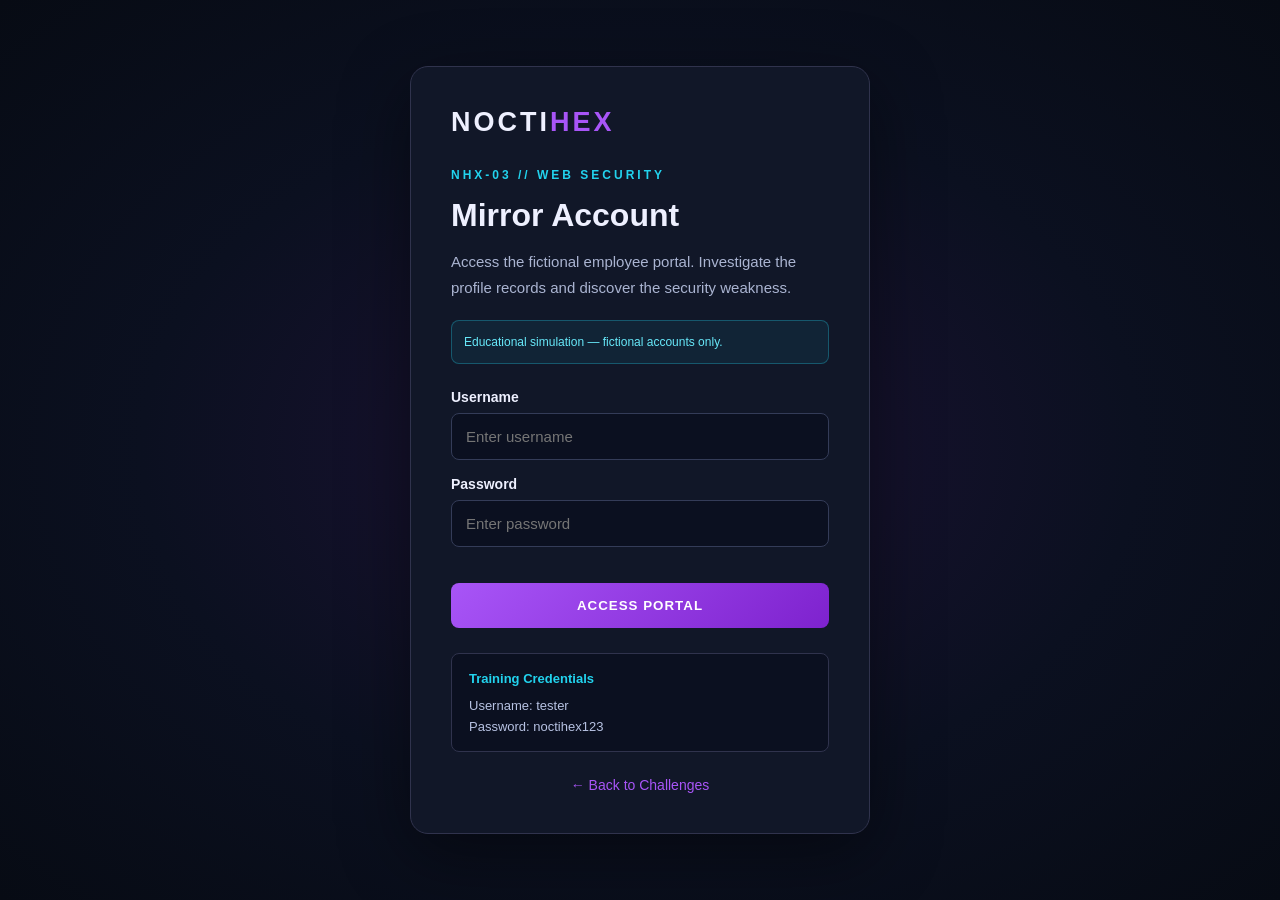
<file: demos/nhx03/index.html>
<!DOCTYPE html>
<html lang="en">
<head>
    <meta charset="UTF-8">
    <meta name="viewport" content="width=device-width, initial-scale=1.0">
    <title>NHX-03 | Mirror Account</title>
    <link rel="stylesheet" href="style.css">
</head>
<body>

    <main class="login-container">
        <div class="login-card">

            <div class="logo">NOCTI<span>HEX</span></div>

            <p class="eyebrow">NHX-03 // WEB SECURITY</p>

            <h1>Mirror Account</h1>

            <p class="description">
                Access the fictional employee portal.
                Investigate the profile records and
                discover the security weakness.
            </p>

            <div class="demo-notice">
                Educational simulation — fictional accounts only.
            </div>

            <form id="loginForm">
                <label for="username">Username</label>
                <input
                    type="text"
                    id="username"
                    placeholder="Enter username"
                    required
                >

                <label for="password">Password</label>
                <input
                    type="password"
                    id="password"
                    placeholder="Enter password"
                    required
                >

                <p id="errorMessage" class="error" role="alert"></p>

                <button type="submit">ACCESS PORTAL</button>
            </form>

            <div class="credentials">
                <strong>Training Credentials</strong>
                <p>Username: tester</p>
                <p>Password: noctihex123</p>
            </div>

            <a href="../../index.html#challenges" class="back-link">
                ← Back to Challenges
            </a>

        </div>
    </main>

    <script src="script.js"></script>
</body>
</html>
</file>
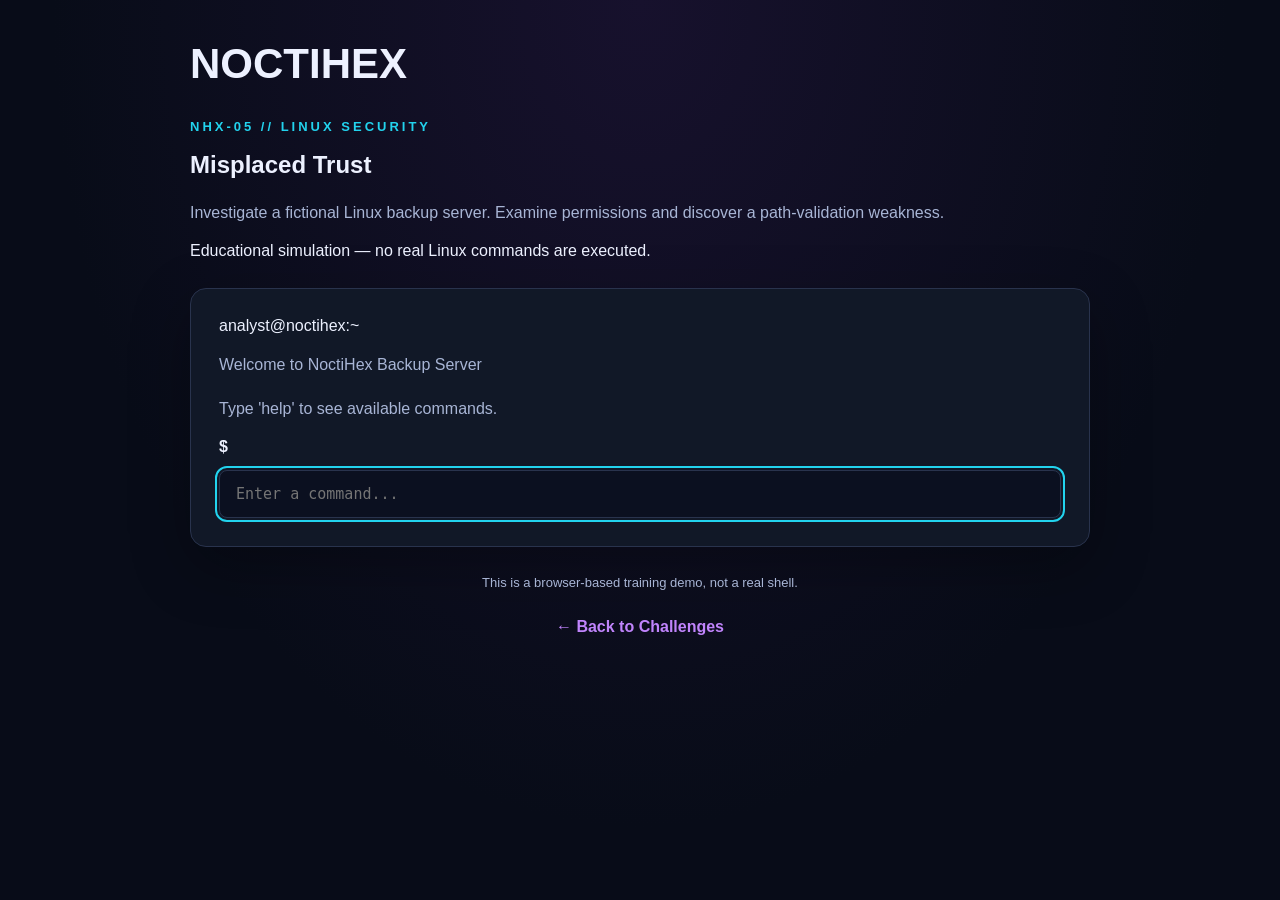
<file: demos/nhx05/index.html>
<!DOCTYPE html>
<html lang="en">
<head>
    <meta charset="UTF-8">
    <meta name="viewport" content="width=device-width, initial-scale=1.0">
    <title>NHX-05 | Misplaced Trust</title>
    <link rel="stylesheet" href="style.css">
    <script src="script.js" defer></script>
</head>
<body>
    <main class="container">
        <header>
            <h1>NOCTI<span>HEX</span></h1>
            <p class="eyebrow">NHX-05 // LINUX SECURITY</p>
            <h2>Misplaced Trust</h2>
            <p>
                Investigate a fictional Linux backup server.
                Examine permissions and discover a path-validation weakness.
            </p>
        </header>

        <div class="notice">
            Educational simulation — no real Linux commands are executed.
        </div>

        <section class="terminal">
            <div class="terminal-header">
                <div class="dots">
                    <i></i><i></i><i></i>
                </div>
                <span>analyst@noctihex:~</span>
            </div>

            <div class="terminal-body" id="terminal-output">
                <p>Welcome to NoctiHex Backup Server</p>
                <p>Type 'help' to see available commands.</p>
            </div>

            <form id="terminal-form" autocomplete="off">
                <label for="command">$</label>
                <input
                    id="command"
                    type="text"
                    placeholder="Enter a command..."
                    spellcheck="false"
                    aria-label="Terminal command"
                >
            </form>
        </section>

        <p class="footer-note">
            This is a browser-based training demo, not a real shell.
        </p>

        <a class="back-link" href="../../index.html#challenges">
            ← Back to Challenges
        </a>
    </main>
</body>
</html>
</file>
<file: demos/nhx03/style.css>
* {
    margin: 0;
    padding: 0;
    box-sizing: border-box;
}

body {
    font-family: Arial, sans-serif;
    background: radial-gradient(
        ellipse at center,
        #1c1235 0%,
        #0b1020 55%,
        #070b14 100%
    );
    color: #eef0ff;
    min-height: 100vh;
}

.login-container {
    min-height: 100vh;
    display: flex;
    justify-content: center;
    align-items: center;
    padding: 30px 16px;
}

.login-card {
    width: 100%;
    max-width: 460px;
    padding: 40px;
    background: #111728;
    border: 1px solid #30334d;
    border-radius: 18px;
    box-shadow: 0 20px 70px rgba(0, 0, 0, 0.45);
}

.logo {
    font-size: 27px;
    font-weight: 900;
    letter-spacing: 3px;
    margin-bottom: 30px;
}

.logo span {
    color: #a855f7;
}

.eyebrow {
    color: #22d3ee;
    font-size: 12px;
    font-weight: bold;
    letter-spacing: 3px;
    margin-bottom: 15px;
}

h1 {
    font-size: 32px;
    margin-bottom: 15px;
}

.description {
    color: #aab4d1;
    font-size: 15px;
    line-height: 1.7;
    margin-bottom: 20px;
}

.demo-notice {
    background: rgba(34, 211, 238, 0.07);
    border: 1px solid rgba(34, 211, 238, 0.3);
    border-radius: 8px;
    padding: 12px;
    color: #67e8f9;
    font-size: 12px;
    line-height: 1.5;
    margin-bottom: 25px;
}

form label {
    display: block;
    margin: 16px 0 8px;
    font-size: 14px;
    font-weight: bold;
}

form input {
    width: 100%;
    padding: 14px;
    background: #0b1020;
    color: #ffffff;
    border: 1px solid #343c58;
    border-radius: 8px;
    font-size: 15px;
    outline: none;
}

form input:focus {
    border-color: #a855f7;
    box-shadow: 0 0 0 3px rgba(168, 85, 247, 0.15);
}

form button {
    width: 100%;
    padding: 15px;
    margin-top: 24px;
    background: linear-gradient(135deg, #a855f7, #7e22ce);
    color: white;
    border: none;
    border-radius: 8px;
    font-weight: bold;
    letter-spacing: 1px;
    cursor: pointer;
    transition: 0.25s;
}

form button:hover {
    transform: translateY(-2px);
    box-shadow: 0 10px 30px rgba(168, 85, 247, 0.3);
}

.error {
    color: #ff7676;
    font-size: 13px;
    margin-top: 12px;
}

.credentials {
    margin-top: 25px;
    padding: 17px;
    border: 1px solid #30334d;
    background: #0b1020;
    border-radius: 8px;
    font-size: 13px;
    color: #b7c2e2;
}

.credentials strong {
    display: block;
    color: #22d3ee;
    margin-bottom: 12px;
}

.credentials p {
    margin-top: 6px;
}

.back-link {
    display: block;
    text-align: center;
    margin-top: 25px;
    color: #a855f7;
    text-decoration: none;
    font-size: 14px;
}

.back-link:hover {
    color: #22d3ee;
}

@media (max-width: 480px) {
    .login-card {
        padding: 25px 20px;
    }

    h1 {
        font-size: 27px;
    }
}
</file>
<file: demos/nhx05/style.css>
/* NHX-05 — Misplaced Trust */

:root {
    --background: #080c18;
    --panel: #111827;
    --terminal: #060b13;
    --border: #29334d;
    --text: #edf1ff;
    --muted: #a8b5d5;
    --cyan: #22d3ee;
    --purple: #9333ea;
    --green: #4ade80;
    --red: #fb7185;
}

* {
    box-sizing: border-box;
}

body {
    margin: 0;
    min-height: 100vh;
    padding: 40px 20px;
    background: radial-gradient(
        ellipse at top,
        #17112d 0%,
        var(--background) 65%
    );
    color: var(--text);
    font-family: Arial, sans-serif;
}

.container {
    width: 100%;
    max-width: 900px;
    margin: 0 auto;
}

h1, h2, h3 {
    margin-top: 0;
}

h1 {
    font-size: clamp(28px, 5vw, 42px);
}

p {
    color: var(--muted);
    line-height: 1.7;
}

.eyebrow,
.challenge-id {
    color: var(--cyan);
    font-size: 13px;
    font-weight: bold;
    letter-spacing: 3px;
    text-transform: uppercase;
}

.logo,
.brand {
    color: var(--text);
    font-weight: 900;
    letter-spacing: 3px;
}

.logo span,
.brand span {
    color: var(--purple);
}

.terminal {
    margin-top: 28px;
    padding: 28px;
    background: var(--panel);
    border: 1px solid var(--border);
    border-radius: 16px;
    box-shadow: 0 20px 60px rgba(0, 0, 0, 0.3);
}

.terminal h2 {
    color: var(--cyan);
}

.terminal-screen,
.output,
#output {
    padding: 20px;
    min-height: 140px;
    margin: 18px 0;
    background: var(--terminal);
    border: 1px solid var(--border);
    border-radius: 10px;
    color: var(--green);
    font-family: Consolas, "Courier New", monospace;
    font-size: 14px;
    line-height: 1.7;
    white-space: pre-wrap;
    overflow-wrap: anywhere;
}

form {
    display: flex;
    flex-direction: column;
    gap: 14px;
}

label {
    color: var(--text);
    font-weight: bold;
}

input,
textarea {
    width: 100%;
    padding: 14px 16px;
    background: #0b1020;
    color: var(--text);
    border: 1px solid var(--border);
    border-radius: 8px;
    font: 15px Consolas, monospace;
}

input:focus,
textarea:focus {
    outline: 2px solid var(--cyan);
    outline-offset: 2px;
}

button {
    padding: 15px 20px;
    border: 0;
    border-radius: 9px;
    background: linear-gradient(
        120deg,
        #a855f7,
        #7e22ce
    );
    color: white;
    font-weight: bold;
    font-size: 15px;
    cursor: pointer;
    transition: transform 0.2s ease;
}

button:hover {
    transform: translateY(-2px);
}

button:focus-visible,
a:focus-visible {
    outline: 2px solid var(--cyan);
    outline-offset: 3px;
}

.status {
    display: inline-block;
    padding: 8px 14px;
    border-radius: 8px;
    background: #1e293b;
    color: var(--cyan);
    font-size: 13px;
    font-weight: bold;
}

.status.locked {
    color: var(--red);
}

.status.success,
.status.unlocked {
    color: var(--green);
}

.status.error {
    color: var(--red);
}

.footer-note {
    margin-top: 25px;
    font-size: 13px;
    text-align: center;
}

.back-link {
    display: block;
    margin-top: 24px;
    color: #c084fc;
    text-align: center;
    text-decoration: none;
    font-weight: bold;
}

.back-link:hover {
    text-decoration: underline;
}

@media (max-width: 600px) {
    body {
        padding: 20px 12px;
    }

    .terminal {
        padding: 18px;
    }

    .terminal-screen,
    .output,
    #output {
        padding: 14px;
        font-size: 12px;
    }
}
</file>
